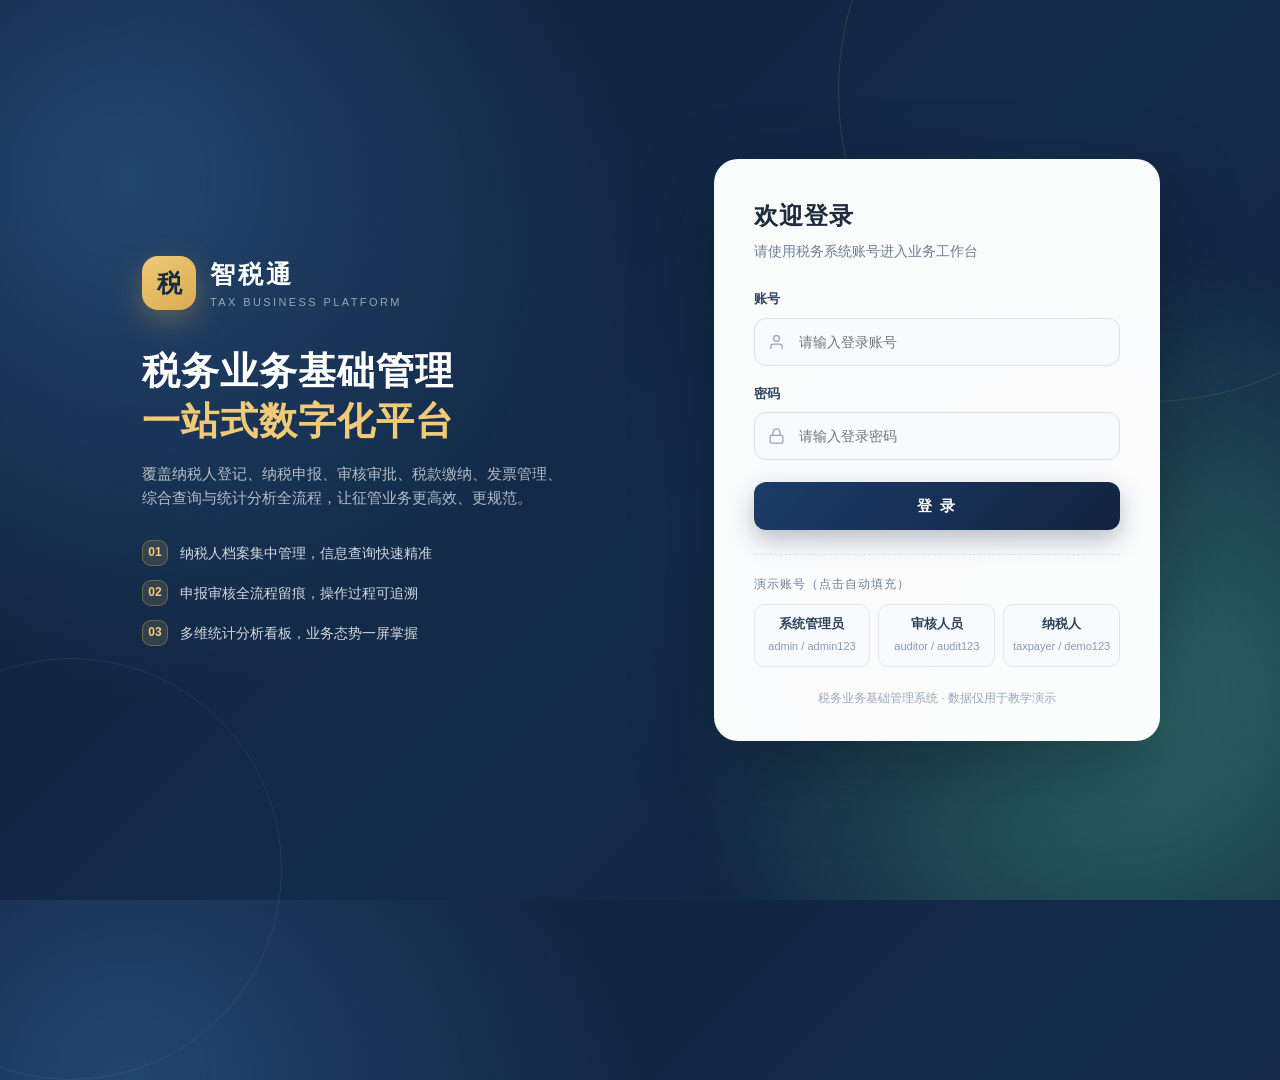
<file: src/main/webapp/index.html>
<!DOCTYPE html>
<html lang="zh-CN">
<head>
    <meta charset="UTF-8">
    <meta name="viewport" content="width=device-width, initial-scale=1.0">
    <title>智税通 · 税务业务基础管理系统</title>
    <link rel="stylesheet" href="assets/css/style.css">
</head>
<body>
<div id="app"></div>
<div id="modal-root"></div>
<div id="toast-root" class="toast-root"></div>
    <script src="assets/js/api.js"></script>
    <script src="assets/js/app-core.js"></script>
    <script src="assets/js/app-dashboard.js"></script>
    <script src="assets/js/page-taxpayers.js"></script>
    <script src="assets/js/page-declarations.js"></script>
    <script src="assets/js/page-payments.js"></script>
    <script src="assets/js/page-admin.js"></script>
</body>
</html>
</file>
<file: src/main/webapp/assets/css/style.css>
:root {
    --navy: #11233f;
    --navy-2: #1a3459;
    --navy-3: #24446f;
    --accent: #d8ab52;
    --accent-2: #f0ca76;
    --bg: #f1f4f9;
    --card: #ffffff;
    --text: #1d2b3d;
    --muted: #6e7f94;
    --line: #e4eaf2;
    --blue: #2f6fed;
    --blue-soft: #eaf1ff;
    --green: #169c67;
    --green-soft: #e7f7f0;
    --orange: #d98617;
    --orange-soft: #fff4e2;
    --red: #d84654;
    --red-soft: #fdecee;
    --purple: #7657d6;
    --purple-soft: #f0ecff;
    --radius: 16px;
    --shadow: 0 10px 30px rgba(19, 41, 75, 0.08);
    --shadow-sm: 0 4px 14px rgba(19, 41, 75, 0.06);
}

* {
    box-sizing: border-box;
}

html, body {
    margin: 0;
    padding: 0;
}

body {
    font-family: "Segoe UI", "PingFang SC", "Microsoft YaHei", "Hiragino Sans GB", sans-serif;
    background: var(--bg);
    color: var(--text);
    font-size: 14px;
    line-height: 1.6;
    -webkit-font-smoothing: antialiased;
}

a {
    color: inherit;
    text-decoration: none;
}

button, input, select, textarea {
    font-family: inherit;
    font-size: 14px;
}

.hidden {
    display: none !important;
}

.muted {
    color: var(--muted);
}

.mono {
    font-family: "Consolas", "SFMono-Regular", monospace;
    font-size: 12.5px;
    letter-spacing: 0.2px;
}

.money {
    font-family: "Consolas", "SFMono-Regular", monospace;
    font-weight: 600;
}

/* ---------- Login ---------- */
.login-page {
    min-height: 100vh;
    background: radial-gradient(circle at 10% 20%, #23466f 0, transparent 38%),
                radial-gradient(circle at 88% 78%, #2f6a68 0, transparent 34%),
                linear-gradient(135deg, #0d1c33 0%, #142c4c 55%, #0f2039 100%);
    display: flex;
    align-items: center;
    justify-content: center;
    padding: 32px;
    position: relative;
    overflow: hidden;
}

.login-page::before,
.login-page::after {
    content: "";
    position: absolute;
    border-radius: 50%;
    border: 1px solid rgba(216, 171, 82, 0.16);
}

.login-page::before {
    width: 620px;
    height: 620px;
    right: -180px;
    top: -220px;
}

.login-page::after {
    width: 420px;
    height: 420px;
    left: -140px;
    bottom: -180px;
    border-color: rgba(255, 255, 255, 0.07);
}

.login-shell {
    width: 100%;
    max-width: 1040px;
    display: grid;
    grid-template-columns: 1.1fr 0.9fr;
    gap: 48px;
    align-items: center;
    position: relative;
    z-index: 2;
}

.login-brand {
    color: #fff;
    padding: 18px 12px 18px 22px;
}

.brand-mark {
    display: inline-flex;
    align-items: center;
    gap: 14px;
    margin-bottom: 34px;
}

.brand-mark .mark {
    width: 54px;
    height: 54px;
    border-radius: 16px;
    background: linear-gradient(145deg, var(--accent-2), var(--accent));
    color: #172a45;
    font-size: 25px;
    font-weight: 800;
    display: flex;
    align-items: center;
    justify-content: center;
    box-shadow: 0 10px 30px rgba(216, 171, 82, 0.35);
}

.brand-mark .brand-name {
    font-size: 25px;
    font-weight: 700;
    letter-spacing: 3px;
}

.brand-mark .brand-sub {
    font-size: 11px;
    letter-spacing: 2.4px;
    color: rgba(255, 255, 255, 0.55);
    text-transform: uppercase;
}

.login-brand h1 {
    font-size: 38px;
    line-height: 1.32;
    margin: 0 0 16px;
    font-weight: 700;
    letter-spacing: 1px;
}

.login-brand h1 span {
    color: var(--accent-2);
}

.login-brand p.lead {
    color: rgba(255, 255, 255, 0.68);
    font-size: 15px;
    max-width: 430px;
    margin: 0 0 30px;
}

.login-features {
    display: grid;
    gap: 14px;
    max-width: 430px;
}

.login-feature {
    display: flex;
    align-items: center;
    gap: 12px;
    color: rgba(255, 255, 255, 0.82);
    font-size: 14px;
}

.login-feature .dot {
    width: 26px;
    height: 26px;
    border-radius: 9px;
    background: rgba(216, 171, 82, 0.16);
    border: 1px solid rgba(216, 171, 82, 0.36);
    color: var(--accent-2);
    display: flex;
    align-items: center;
    justify-content: center;
    font-size: 12px;
    font-weight: 700;
    flex: none;
}

.login-card {
    background: rgba(255, 255, 255, 0.98);
    border-radius: 24px;
    padding: 38px 40px 34px;
    box-shadow: 0 30px 80px rgba(4, 14, 28, 0.42);
}

.login-card h2 {
    margin: 0 0 6px;
    font-size: 24px;
    letter-spacing: 1px;
}

.login-card .sub {
    margin: 0 0 26px;
    color: var(--muted);
    font-size: 13.5px;
}

.login-field {
    margin-bottom: 18px;
}

.login-field label {
    display: block;
    font-size: 13px;
    font-weight: 600;
    margin-bottom: 8px;
    color: #33465f;
}

.login-field .input-wrap {
    position: relative;
}

.login-field .input-wrap svg {
    position: absolute;
    left: 14px;
    top: 50%;
    transform: translateY(-50%);
    color: #94a3b6;
}

.login-field input {
    width: 100%;
    height: 48px;
    border: 1px solid #dbe3ee;
    border-radius: 12px;
    padding: 0 14px 0 44px;
    background: #f8fafd;
    transition: border-color 0.2s, box-shadow 0.2s, background 0.2s;
}

.login-field input:focus {
    outline: none;
    border-color: #8fb0ea;
    background: #fff;
    box-shadow: 0 0 0 4px rgba(47, 111, 237, 0.12);
}

.login-submit {
    width: 100%;
    height: 48px;
    border: none;
    border-radius: 12px;
    background: linear-gradient(135deg, #1c3d69, #12233f);
    color: #fff;
    font-weight: 600;
    font-size: 15px;
    letter-spacing: 2px;
    cursor: pointer;
    margin-top: 4px;
    transition: transform 0.15s, box-shadow 0.2s;
    box-shadow: 0 10px 24px rgba(17, 35, 63, 0.28);
}

.login-submit:hover {
    transform: translateY(-1px);
    box-shadow: 0 14px 30px rgba(17, 35, 63, 0.34);
}

.login-submit:disabled {
    opacity: 0.7;
    cursor: wait;
    transform: none;
}

.login-error {
    display: none;
    background: var(--red-soft);
    color: var(--red);
    border-radius: 10px;
    padding: 9px 12px;
    font-size: 13px;
    margin-bottom: 16px;
}

.login-error.show {
    display: block;
}

.demo-box {
    margin-top: 24px;
    padding-top: 20px;
    border-top: 1px dashed #e2e8f1;
}

.demo-box .demo-title {
    font-size: 12px;
    color: var(--muted);
    margin-bottom: 10px;
    letter-spacing: 1px;
}

.demo-accounts {
    display: grid;
    grid-template-columns: repeat(3, 1fr);
    gap: 8px;
}

.demo-account {
    border: 1px solid #e3e9f2;
    background: #f8fafd;
    border-radius: 10px;
    padding: 9px 8px;
    cursor: pointer;
    text-align: center;
    transition: all 0.18s;
}

.demo-account:hover {
    border-color: #b9cdf0;
    background: #eef4ff;
    transform: translateY(-1px);
}

.demo-account strong {
    display: block;
    font-size: 12.5px;
    color: #2b405c;
}

.demo-account span {
    font-size: 11px;
    color: #8a9ab0;
}

.login-foot {
    margin-top: 22px;
    text-align: center;
    font-size: 11.5px;
    color: #9aa8ba;
}

/* ---------- App shell ---------- */
.sidebar {
    position: fixed;
    top: 0;
    left: 0;
    bottom: 0;
    width: 238px;
    background: linear-gradient(180deg, #12253f 0%, #0e1d34 100%);
    color: #fff;
    display: flex;
    flex-direction: column;
    z-index: 40;
}

.sidebar::after {
    content: "";
    position: absolute;
    top: 0;
    right: 0;
    bottom: 0;
    width: 1px;
    background: linear-gradient(180deg, rgba(216, 171, 82, 0.4), transparent 60%);
}

.sidebar-logo {
    display: flex;
    align-items: center;
    gap: 12px;
    padding: 24px 22px 20px;
}

.sidebar-logo .mark {
    width: 42px;
    height: 42px;
    border-radius: 12px;
    background: linear-gradient(145deg, var(--accent-2), var(--accent));
    color: #152942;
    font-weight: 800;
    font-size: 20px;
    display: flex;
    align-items: center;
    justify-content: center;
    box-shadow: 0 6px 18px rgba(216, 171, 82, 0.3);
    flex: none;
}

.sidebar-logo .logo-text {
    line-height: 1.2;
    overflow: hidden;
}

.sidebar-logo .logo-text strong {
    display: block;
    font-size: 18px;
    letter-spacing: 3px;
}

.sidebar-logo .logo-text span {
    font-size: 10px;
    color: rgba(255, 255, 255, 0.46);
    letter-spacing: 1.2px;
}

.sidebar-nav {
    flex: 1;
    overflow-y: auto;
    padding: 6px 14px 16px;
}

.sidebar-nav::-webkit-scrollbar {
    width: 4px;
}

.sidebar-nav::-webkit-scrollbar-thumb {
    background: rgba(255, 255, 255, 0.14);
    border-radius: 4px;
}

.nav-group-title {
    font-size: 10.5px;
    color: rgba(255, 255, 255, 0.36);
    letter-spacing: 2px;
    padding: 18px 12px 8px;
}

.nav-item {
    display: flex;
    align-items: center;
    gap: 12px;
    padding: 10px 12px;
    border-radius: 10px;
    color: rgba(255, 255, 255, 0.68);
    margin-bottom: 3px;
    position: relative;
    transition: background 0.18s, color 0.18s;
}

.nav-item svg {
    width: 18px;
    height: 18px;
    flex: none;
}

.nav-item:hover {
    background: rgba(255, 255, 255, 0.07);
    color: #fff;
}

.nav-item.active {
    background: linear-gradient(90deg, rgba(216, 171, 82, 0.2), rgba(216, 171, 82, 0.04));
    color: #fff;
}

.nav-item.active::before {
    content: "";
    position: absolute;
    left: 0;
    top: 9px;
    bottom: 9px;
    width: 3px;
    border-radius: 3px;
    background: var(--accent-2);
}

.sidebar-foot {
    padding: 16px 22px 20px;
    border-top: 1px solid rgba(255, 255, 255, 0.07);
    color: rgba(255, 255, 255, 0.35);
    font-size: 11px;
    letter-spacing: 0.5px;
}

.shell-main {
    margin-left: 238px;
    min-height: 100vh;
    display: flex;
    flex-direction: column;
}

.topbar {
    height: 72px;
    background: rgba(255, 255, 255, 0.85);
    backdrop-filter: blur(10px);
    border-bottom: 1px solid var(--line);
    display: flex;
    align-items: center;
    justify-content: space-between;
    padding: 0 30px;
    position: sticky;
    top: 0;
    z-index: 30;
}

.topbar-left {
    display: flex;
    flex-direction: column;
    gap: 1px;
}

.topbar-left .crumb {
    font-size: 11px;
    color: var(--muted);
    letter-spacing: 1.5px;
}

.topbar-left h2 {
    font-size: 19px;
    margin: 0;
    font-weight: 650;
    letter-spacing: 0.5px;
}

.topbar-right {
    display: flex;
    align-items: center;
    gap: 18px;
}

.topbar-date {
    color: var(--muted);
    font-size: 12.5px;
    padding-right: 18px;
    border-right: 1px solid var(--line);
}

.user-chip {
    display: flex;
    align-items: center;
    gap: 10px;
    padding: 5px 8px 5px 5px;
    border-radius: 12px;
    cursor: pointer;
    border: 1px solid transparent;
    transition: background 0.18s, border-color 0.18s;
    background: none;
    color: inherit;
}

.user-chip:hover {
    background: #f4f7fb;
    border-color: var(--line);
}

.avatar {
    width: 38px;
    height: 38px;
    border-radius: 11px;
    background: linear-gradient(145deg, #22456f, #142a49);
    color: #fff;
    display: flex;
    align-items: center;
    justify-content: center;
    font-weight: 700;
    font-size: 15px;
    flex: none;
}

.user-chip .u-name {
    display: block;
    font-size: 13.5px;
    font-weight: 600;
    line-height: 1.2;
}

.user-chip .u-role {
    display: block;
    font-size: 11px;
    color: var(--muted);
    line-height: 1.3;
}

.user-menu-wrap {
    position: relative;
}

.user-menu {
    position: absolute;
    right: 0;
    top: 52px;
    width: 190px;
    background: #fff;
    border: 1px solid var(--line);
    border-radius: 12px;
    box-shadow: var(--shadow);
    padding: 6px;
    z-index: 60;
}

.user-menu button {
    display: flex;
    align-items: center;
    gap: 9px;
    width: 100%;
    border: none;
    background: none;
    padding: 9px 11px;
    border-radius: 8px;
    color: #33465f;
    cursor: pointer;
    text-align: left;
}

.user-menu button:hover {
    background: #f3f6fb;
}

.user-menu button.danger {
    color: var(--red);
}

.view {
    padding: 24px 30px 42px;
    flex: 1;
}

/* ---------- Page structure ---------- */
.page-head {
    display: flex;
    align-items: flex-end;
    justify-content: space-between;
    gap: 16px;
    margin-bottom: 18px;
    flex-wrap: wrap;
}

.page-head h3 {
    margin: 0 0 4px;
    font-size: 21px;
    font-weight: 650;
}

.page-head p {
    margin: 0;
    color: var(--muted);
    font-size: 13px;
}

.page-actions {
    display: flex;
    gap: 10px;
    flex-wrap: wrap;
}

.btn {
    height: 38px;
    border-radius: 10px;
    border: 1px solid transparent;
    padding: 0 16px;
    display: inline-flex;
    align-items: center;
    justify-content: center;
    gap: 7px;
    cursor: pointer;
    font-weight: 600;
    font-size: 13px;
    transition: all 0.16s;
    white-space: nowrap;
}

.btn svg {
    width: 15px;
    height: 15px;
}

.btn.primary {
    background: linear-gradient(135deg, #21466f, #142a49);
    color: #fff;
    box-shadow: 0 6px 16px rgba(21, 42, 73, 0.22);
}

.btn.primary:hover {
    transform: translateY(-1px);
    box-shadow: 0 9px 20px rgba(21, 42, 73, 0.28);
}

.btn.accent {
    background: linear-gradient(135deg, var(--accent-2), var(--accent));
    color: #2a2f18;
}

.btn.ghost {
    background: #fff;
    border-color: #dce4ef;
    color: #40536c;
}

.btn.ghost:hover {
    background: #f5f8fc;
    border-color: #c4d2e4;
}

.btn.danger {
    background: var(--red);
    color: #fff;
}

.btn.danger:hover {
    background: #c33745;
}

.btn.success {
    background: var(--green);
    color: #fff;
}

.btn.success:hover {
    background: #128458;
}

.btn.warn {
    background: var(--orange);
    color: #fff;
}

.btn.sm {
    height: 30px;
    padding: 0 11px;
    font-size: 12px;
    border-radius: 8px;
}

.btn.link {
    background: none;
    border: none;
    color: var(--blue);
    padding: 0 4px;
    height: auto;
    font-weight: 600;
}

.btn.link:hover {
    text-decoration: underline;
}

.btn.link.danger {
    color: var(--red);
    background: none;
}

.btn:disabled {
    opacity: 0.55;
    cursor: not-allowed;
    transform: none !important;
}

.card {
    background: var(--card);
    border-radius: var(--radius);
    box-shadow: var(--shadow-sm);
    border: 1px solid rgba(228, 234, 242, 0.8);
}

.card-pad {
    padding: 20px 22px;
}

.card-head {
    display: flex;
    align-items: center;
    justify-content: space-between;
    gap: 12px;
    padding: 18px 22px 0;
    margin-bottom: 14px;
}

.card-head h4 {
    margin: 0;
    font-size: 15.5px;
    font-weight: 650;
}

.card-head .card-sub {
    font-size: 12px;
    color: var(--muted);
}

/* ---------- Stats ---------- */
.stat-grid {
    display: grid;
    grid-template-columns: repeat(6, 1fr);
    gap: 14px;
    margin-bottom: 18px;
}

.stat-grid.four {
    grid-template-columns: repeat(4, 1fr);
}

.stat-card {
    background: #fff;
    border-radius: 15px;
    padding: 17px 18px;
    border: 1px solid rgba(228, 234, 242, 0.9);
    box-shadow: var(--shadow-sm);
    display: flex;
    align-items: flex-start;
    gap: 13px;
    min-width: 0;
}

.stat-icon {
    width: 40px;
    height: 40px;
    border-radius: 12px;
    display: flex;
    align-items: center;
    justify-content: center;
    flex: none;
}

.stat-icon svg {
    width: 19px;
    height: 19px;
}

.stat-icon.blue { background: var(--blue-soft); color: var(--blue); }
.stat-icon.green { background: var(--green-soft); color: var(--green); }
.stat-icon.orange { background: var(--orange-soft); color: var(--orange); }
.stat-icon.red { background: var(--red-soft); color: var(--red); }
.stat-icon.purple { background: var(--purple-soft); color: var(--purple); }
.stat-icon.navy { background: #eaf0f7; color: #23466f; }

.stat-body {
    min-width: 0;
}

.stat-body .label {
    font-size: 12px;
    color: var(--muted);
    margin-bottom: 2px;
    white-space: nowrap;
}

.stat-body .value {
    font-size: 23px;
    font-weight: 700;
    letter-spacing: -0.5px;
    line-height: 1.25;
    white-space: nowrap;
    overflow: hidden;
    text-overflow: ellipsis;
}

.stat-body .value small {
    font-size: 12px;
    color: var(--muted);
    font-weight: 500;
    margin-left: 2px;
}

.stat-body .hint {
    font-size: 11px;
    color: #93a2b6;
    margin-top: 2px;
    white-space: nowrap;
}

/* ---------- Dashboard grids ---------- */
.dash-grid {
    display: grid;
    grid-template-columns: 1.55fr 1fr;
    gap: 18px;
    margin-bottom: 18px;
}

.dash-grid.equal {
    grid-template-columns: 1fr 1fr;
}

.chart-box {
    height: 250px;
    padding: 6px 8px 0;
    position: relative;
}

.chart-grid {
    position: absolute;
    inset: 10px 8px 36px;
    background: repeating-linear-gradient(to top, transparent 0, transparent 47px, #eef2f8 47px, #eef2f8 48px);
    pointer-events: none;
}

.bars {
    position: relative;
    height: 100%;
    display: flex;
    align-items: flex-end;
    justify-content: space-around;
    gap: 10px;
    padding: 0 8px 32px;
    z-index: 2;
}

.bar-col {
    flex: 1;
    display: flex;
    flex-direction: column;
    align-items: center;
    justify-content: flex-end;
    height: 100%;
    gap: 7px;
    max-width: 74px;
}

.bar-amount {
    font-size: 10.5px;
    color: #6d7e93;
    font-family: "Consolas", monospace;
    white-space: nowrap;
}

.bar-fill {
    width: 62%;
    max-width: 38px;
    border-radius: 8px 8px 3px 3px;
    background: linear-gradient(180deg, #4d7fc0, #1d3f6d);
    box-shadow: 0 5px 12px rgba(29, 63, 109, 0.2);
    min-height: 4px;
    transition: height 0.5s ease;
    position: relative;
}

.bar-fill.current {
    background: linear-gradient(180deg, var(--accent-2), var(--accent));
    box-shadow: 0 5px 12px rgba(216, 171, 82, 0.28);
}

.bar-month {
    position: absolute;
    bottom: 12px;
    font-size: 11px;
    color: var(--muted);
    white-space: nowrap;
}

.bar-col .bar-month {
    position: static;
}

.dist-list {
    display: flex;
    flex-direction: column;
    gap: 15px;
    padding: 2px 4px 6px;
}

.dist-item .dist-top {
    display: flex;
    justify-content: space-between;
    font-size: 12.5px;
    margin-bottom: 6px;
    gap: 10px;
}

.dist-item .dist-top span:first-child {
    color: #40536c;
    font-weight: 600;
}

.dist-item .dist-top span:last-child {
    color: var(--muted);
    font-family: "Consolas", monospace;
    font-size: 11.5px;
}

.dist-track {
    height: 7px;
    background: #eef2f8;
    border-radius: 6px;
    overflow: hidden;
}

.dist-fill {
    height: 100%;
    border-radius: 6px;
    background: linear-gradient(90deg, #2d5687, #6b93c6);
}

.dist-item:nth-child(2) .dist-fill { background: linear-gradient(90deg, #2a8f79, #6cc0ad); }
.dist-item:nth-child(3) .dist-fill { background: linear-gradient(90deg, #b8802b, #e0b064); }
.dist-item:nth-child(4) .dist-fill { background: linear-gradient(90deg, #7358c9, #a693e6); }
.dist-item:nth-child(5) .dist-fill { background: linear-gradient(90deg, #c14f5c, #e08a94); }

.rank-list {
    display: flex;
    flex-direction: column;
    gap: 4px;
}

.rank-item {
    display: flex;
    align-items: center;
    gap: 12px;
    padding: 10px 5px;
    border-bottom: 1px dashed #eef2f7;
}

.rank-item:last-child {
    border-bottom: none;
}

.rank-no {
    width: 24px;
    height: 24px;
    border-radius: 8px;
    background: #f1f5fa;
    color: #728399;
    display: flex;
    align-items: center;
    justify-content: center;
    font-size: 11px;
    font-weight: 700;
    flex: none;
}

.rank-item:nth-child(1) .rank-no { background: #fbf1da; color: #b07c15; }
.rank-item:nth-child(2) .rank-no { background: #eef2f7; color: #66788f; }
.rank-item:nth-child(3) .rank-no { background: #f8ece4; color: #b4744c; }

.rank-name {
    flex: 1;
    font-size: 13px;
    overflow: hidden;
    text-overflow: ellipsis;
    white-space: nowrap;
}

.rank-amount {
    font-family: "Consolas", monospace;
    font-size: 12.5px;
    color: #31465f;
    font-weight: 600;
}

.greeting {
    background: linear-gradient(120deg, #16335a 0%, #1f4b7a 58%, #27676e 100%);
    border-radius: 18px;
    padding: 26px 28px;
    color: #fff;
    margin-bottom: 18px;
    position: relative;
    overflow: hidden;
    box-shadow: 0 12px 32px rgba(20, 47, 82, 0.24);
}

.greeting::after {
    content: "";
    position: absolute;
    width: 280px;
    height: 280px;
    border-radius: 50%;
    border: 42px solid rgba(255, 255, 255, 0.04);
    right: -70px;
    top: -130px;
}

.greeting::before {
    content: "";
    position: absolute;
    width: 170px;
    height: 170px;
    border-radius: 50%;
    background: radial-gradient(circle, rgba(216, 171, 82, 0.22), transparent 68%);
    right: 100px;
    bottom: -80px;
}

.greeting h3 {
    margin: 0 0 6px;
    font-size: 23px;
    font-weight: 650;
    letter-spacing: 0.5px;
    position: relative;
    z-index: 2;
}

.greeting p {
    margin: 0;
    color: rgba(255, 255, 255, 0.7);
    font-size: 13px;
    position: relative;
    z-index: 2;
}

.greeting .greeting-tags {
    display: flex;
    gap: 8px;
    margin-top: 14px;
    flex-wrap: wrap;
    position: relative;
    z-index: 2;
}

.greeting .g-tag {
    font-size: 11.5px;
    padding: 4px 10px;
    border-radius: 30px;
    background: rgba(255, 255, 255, 0.1);
    border: 1px solid rgba(255, 255, 255, 0.13);
    color: rgba(255, 255, 255, 0.82);
}

/* ---------- Filters ---------- */
.filter-bar {
    display: flex;
    align-items: flex-end;
    gap: 12px;
    flex-wrap: wrap;
    padding: 16px 20px;
    margin-bottom: 16px;
}

.field {
    display: flex;
    flex-direction: column;
    gap: 6px;
    min-width: 150px;
}

.field.grow {
    flex: 1;
    min-width: 200px;
}

.field label {
    font-size: 11.5px;
    color: #73849a;
    font-weight: 600;
    letter-spacing: 0.3px;
}

.input, .select, .textarea {
    height: 38px;
    border: 1px solid #dbe3ee;
    background: #fff;
    border-radius: 9px;
    padding: 0 11px;
    color: var(--text);
    transition: border-color 0.18s, box-shadow 0.18s;
    width: 100%;
    min-width: 0;
}

.select {
    appearance: none;
    background-image: url("data:image/svg+xml,%3Csvg xmlns='http://www.w3.org/2000/svg' width='12' height='12' viewBox='0 0 24 24' fill='none' stroke='%2378899f' stroke-width='2'%3E%3Cpolyline points='6 9 12 15 18 9'/%3E%3C/svg%3E");
    background-repeat: no-repeat;
    background-position: right 10px center;
    padding-right: 30px;
}

.textarea {
    height: auto;
    min-height: 90px;
    padding: 10px 11px;
    resize: vertical;
    line-height: 1.6;
}

.input:focus, .select:focus, .textarea:focus {
    outline: none;
    border-color: #8fb0ea;
    box-shadow: 0 0 0 3px rgba(47, 111, 237, 0.1);
}

.input:disabled, .select:disabled {
    background: #f5f7fa;
    color: #8b99ab;
    cursor: not-allowed;
}

.filter-actions {
    display: flex;
    gap: 8px;
    margin-left: auto;
}

/* ---------- Tables ---------- */
.table-wrap {
    overflow-x: auto;
    border-radius: 0 0 var(--radius) var(--radius);
}

table.data {
    width: 100%;
    border-collapse: collapse;
    min-width: 760px;
}

table.data thead th {
    background: #f7f9fc;
    color: #718196;
    font-size: 11.5px;
    font-weight: 650;
    letter-spacing: 0.7px;
    text-align: left;
    padding: 11px 14px;
    white-space: nowrap;
    border-bottom: 1px solid var(--line);
}

table.data tbody td {
    padding: 13px 14px;
    border-bottom: 1px solid #eff3f8;
    vertical-align: middle;
    font-size: 13px;
}

table.data tbody tr:last-child td {
    border-bottom: none;
}

table.data tbody tr:hover {
    background: #fafcff;
}

table.data td.actions {
    white-space: nowrap;
}

table.data td.actions .btn + .btn {
    margin-left: 2px;
}

.cell-main {
    font-weight: 600;
    color: #2b405c;
}

.cell-sub {
    font-size: 11px;
    color: #91a0b3;
    margin-top: 1px;
}

.cell-money {
    font-family: "Consolas", monospace;
    font-weight: 600;
    color: #2c425d;
    white-space: nowrap;
}

.cell-date {
    color: #687a8f;
    font-size: 12px;
    white-space: nowrap;
}

/* ---------- Badges ---------- */
.badge {
    display: inline-flex;
    align-items: center;
    gap: 5px;
    padding: 3px 9px;
    border-radius: 30px;
    font-size: 11.5px;
    font-weight: 600;
    white-space: nowrap;
}

.badge::before {
    content: "";
    width: 5px;
    height: 5px;
    border-radius: 50%;
    background: currentColor;
    opacity: 0.75;
}

.badge.gray { background: #eef2f7; color: #6c7d92; }
.badge.blue { background: var(--blue-soft); color: var(--blue); }
.badge.green { background: var(--green-soft); color: var(--green); }
.badge.orange { background: var(--orange-soft); color: var(--orange); }
.badge.red { background: var(--red-soft); color: var(--red); }
.badge.purple { background: var(--purple-soft); color: var(--purple); }

.badge.plain::before {
    display: none;
}

/* ---------- Pagination ---------- */
.pager {
    display: flex;
    align-items: center;
    justify-content: flex-end;
    gap: 10px;
    padding: 14px 18px;
    border-top: 1px solid #eff3f8;
    font-size: 12px;
    color: var(--muted);
    flex-wrap: wrap;
}

.pager button {
    height: 30px;
    min-width: 30px;
    border-radius: 8px;
    border: 1px solid #dce4ef;
    background: #fff;
    color: #4e6179;
    cursor: pointer;
    padding: 0 9px;
    font-size: 12px;
}

.pager button:hover:not(:disabled) {
    border-color: #b9cbe2;
    background: #f6f9fd;
}

.pager button:disabled {
    opacity: 0.4;
    cursor: not-allowed;
}

.pager .page-info {
    color: #60738a;
    font-weight: 600;
}

/* ---------- Tabs ---------- */
.tabs {
    display: flex;
    gap: 4px;
    border-bottom: 1px solid var(--line);
    padding: 0 20px;
}

.tab {
    border: none;
    background: none;
    padding: 13px 15px;
    color: var(--muted);
    cursor: pointer;
    font-weight: 600;
    font-size: 13.5px;
    position: relative;
}

.tab:hover {
    color: #3b506b;
}

.tab.active {
    color: #1d3a5f;
}

.tab.active::after {
    content: "";
    position: absolute;
    left: 14px;
    right: 14px;
    bottom: -1px;
    height: 2px;
    border-radius: 2px;
    background: linear-gradient(90deg, var(--accent), var(--accent-2));
}

.tab .count-dot {
    display: inline-flex;
    min-width: 18px;
    height: 18px;
    border-radius: 20px;
    background: var(--red-soft);
    color: var(--red);
    align-items: center;
    justify-content: center;
    font-size: 10px;
    margin-left: 5px;
    padding: 0 5px;
}

/* ---------- Empty / loading ---------- */
.loading, .empty, .error-box {
    display: flex;
    flex-direction: column;
    align-items: center;
    justify-content: center;
    padding: 70px 20px;
    color: var(--muted);
    gap: 12px;
    text-align: center;
}

.spinner {
    width: 30px;
    height: 30px;
    border-radius: 50%;
    border: 3px solid #e2e9f3;
    border-top-color: #2c5687;
    animation: spin 0.8s linear infinite;
}

@keyframes spin {
    to { transform: rotate(360deg); }
}

.empty-icon {
    width: 58px;
    height: 58px;
    border-radius: 18px;
    background: #f2f6fb;
    color: #9db0c6;
    display: flex;
    align-items: center;
    justify-content: center;
}

.empty-icon svg {
    width: 26px;
    height: 26px;
}

.empty strong {
    color: #52677f;
    font-size: 14px;
    font-weight: 600;
}

.empty p {
    margin: 0;
    font-size: 12.5px;
}

/* ---------- Modal ---------- */
body.modal-open {
    overflow: hidden;
}

.modal-backdrop {
    position: fixed;
    inset: 0;
    background: rgba(12, 24, 41, 0.48);
    backdrop-filter: blur(3px);
    z-index: 100;
    display: flex;
    align-items: flex-start;
    justify-content: center;
    padding: 6vh 20px 30px;
    overflow-y: auto;
    animation: fadeIn 0.18s ease;
}

.modal {
    background: #fff;
    border-radius: 18px;
    width: 100%;
    max-width: 580px;
    box-shadow: 0 30px 80px rgba(4, 14, 28, 0.35);
    animation: modalIn 0.22s ease;
    overflow: hidden;
}

.modal.wide {
    max-width: 860px;
}

.modal-head {
    display: flex;
    align-items: center;
    justify-content: space-between;
    gap: 12px;
    padding: 19px 24px;
    border-bottom: 1px solid var(--line);
}

.modal-head h3 {
    margin: 0;
    font-size: 16.5px;
    font-weight: 650;
}

.modal-close {
    width: 32px;
    height: 32px;
    border-radius: 9px;
    border: none;
    background: #f3f6fa;
    color: #66788f;
    cursor: pointer;
    display: flex;
    align-items: center;
    justify-content: center;
    font-size: 20px;
    line-height: 1;
}

.modal-close:hover {
    background: #e9eef6;
    color: #344a64;
}

.modal-body {
    padding: 22px 24px;
    max-height: 66vh;
    overflow-y: auto;
}

.modal-foot {
    display: flex;
    align-items: center;
    justify-content: flex-end;
    gap: 10px;
    padding: 16px 24px;
    border-top: 1px solid var(--line);
    background: #fbfcfe;
}

.form-grid {
    display: grid;
    grid-template-columns: 1fr 1fr;
    gap: 16px;
}

.form-grid .full {
    grid-column: 1 / -1;
}

.form-grid .field {
    min-width: 0;
}

.form-hint {
    font-size: 11.5px;
    color: #8b9aad;
    margin-top: 4px;
}

.form-tip {
    background: #f4f8ff;
    border: 1px solid #dce8fa;
    color: #4a6585;
    border-radius: 10px;
    padding: 10px 13px;
    font-size: 12px;
    line-height: 1.6;
}

.form-tip strong {
    color: #26476e;
}

.calc-box {
    background: linear-gradient(135deg, #f5f8fd, #eef4fb);
    border: 1px solid #e1eaf5;
    border-radius: 11px;
    padding: 11px 14px;
    display: flex;
    justify-content: space-between;
    align-items: center;
    gap: 12px;
}

.calc-box span {
    font-size: 12px;
    color: #75879c;
}

.calc-box strong {
    font-size: 18px;
    color: #1d3a5f;
    font-family: "Consolas", monospace;
}

@keyframes fadeIn {
    from { opacity: 0; }
    to { opacity: 1; }
}

@keyframes modalIn {
    from { opacity: 0; transform: translateY(14px) scale(0.985); }
    to { opacity: 1; transform: translateY(0) scale(1); }
}

/* ---------- Detail ---------- */
.detail-grid {
    display: grid;
    grid-template-columns: 1fr 1fr;
    gap: 0 24px;
    border-top: 1px solid #eef2f8;
}

.detail-item {
    padding: 12px 0;
    border-bottom: 1px solid #eef2f8;
    display: flex;
    flex-direction: column;
    gap: 3px;
    min-width: 0;
}

.detail-item.full {
    grid-column: 1 / -1;
}

.detail-item label {
    font-size: 11px;
    color: #8a9aae;
    letter-spacing: 0.4px;
}

.detail-item span {
    font-size: 13.5px;
    color: #2c405a;
    word-break: break-all;
}

.detail-section-title {
    font-size: 12px;
    color: #75879c;
    letter-spacing: 1.5px;
    font-weight: 650;
    margin: 20px 0 6px;
}

.detail-section-title:first-child {
    margin-top: 0;
}

.amount-strip {
    display: grid;
    grid-template-columns: repeat(3, 1fr);
    gap: 10px;
    margin: 4px 0 18px;
}

.amount-cell {
    background: #f6f9fd;
    border: 1px solid #e8eef6;
    border-radius: 11px;
    padding: 12px 14px;
}

.amount-cell label {
    display: block;
    font-size: 11px;
    color: #8a9aae;
    margin-bottom: 3px;
}

.amount-cell strong {
    font-size: 17px;
    font-family: "Consolas", monospace;
    color: #1e3a5d;
}

.amount-cell.highlight {
    background: linear-gradient(135deg, #16335a, #1f4b7a);
    border-color: transparent;
}

.amount-cell.highlight label { color: rgba(255, 255, 255, 0.6); }
.amount-cell.highlight strong { color: #fff; }

.timeline {
    margin-top: 4px;
    padding-left: 4px;
}

.timeline-item {
    display: flex;
    gap: 12px;
    padding-bottom: 18px;
    position: relative;
}

.timeline-item::before {
    content: "";
    position: absolute;
    left: 5px;
    top: 15px;
    bottom: 0;
    width: 1px;
    background: #e8edf5;
}

.timeline-item:last-child::before {
    display: none;
}

.timeline-dot {
    width: 11px;
    height: 11px;
    border-radius: 50%;
    background: #c7d4e5;
    margin-top: 5px;
    flex: none;
    position: relative;
    z-index: 2;
    box-shadow: 0 0 0 3px #fff;
}

.timeline-dot.green { background: var(--green); }
.timeline-dot.red { background: var(--red); }
.timeline-dot.orange { background: var(--orange); }
.timeline-dot.blue { background: var(--blue); }

.timeline-body {
    flex: 1;
    min-width: 0;
}

.timeline-top {
    display: flex;
    justify-content: space-between;
    gap: 12px;
    align-items: baseline;
}

.timeline-top strong {
    font-size: 13px;
    color: #2d425c;
}

.timeline-top span {
    font-size: 11px;
    color: #93a2b5;
    font-family: "Consolas", monospace;
    white-space: nowrap;
}

.timeline-body p {
    margin: 3px 0 1px;
    font-size: 12.5px;
    color: #62758c;
}

.timeline-body small {
    font-size: 11px;
    color: #98a7ba;
}

.confirm-text {
    margin: 4px 0;
    color: #4a5f78;
    font-size: 14px;
    line-height: 1.7;
}

/* ---------- Toast ---------- */
.toast-root {
    position: fixed;
    top: 20px;
    right: 22px;
    z-index: 200;
    display: flex;
    flex-direction: column;
    gap: 10px;
    pointer-events: none;
}

.toast {
    min-width: 240px;
    max-width: 360px;
    background: #fff;
    border-radius: 12px;
    box-shadow: 0 14px 36px rgba(12, 25, 44, 0.18);
    border: 1px solid var(--line);
    padding: 12px 15px;
    display: flex;
    align-items: flex-start;
    gap: 10px;
    font-size: 13px;
    animation: toastIn 0.22s ease;
    pointer-events: auto;
}

.toast .t-icon {
    width: 20px;
    height: 20px;
    border-radius: 50%;
    display: flex;
    align-items: center;
    justify-content: center;
    flex: none;
    color: #fff;
    font-size: 12px;
    font-weight: 700;
    margin-top: 1px;
}

.toast.success .t-icon { background: var(--green); }
.toast.error .t-icon { background: var(--red); }
.toast.info .t-icon { background: var(--blue); }

.toast .t-body {
    flex: 1;
    color: #3d526b;
    line-height: 1.55;
}

@keyframes toastIn {
    from { opacity: 0; transform: translateX(18px); }
    to { opacity: 1; transform: translateX(0); }
}

/* ---------- Misc ---------- */
.info-banner {
    display: flex;
    gap: 10px;
    align-items: flex-start;
    background: #f4f8ff;
    border: 1px solid #dbe7f8;
    border-radius: 12px;
    padding: 12px 15px;
    color: #4c6687;
    font-size: 12.5px;
    line-height: 1.65;
    margin-bottom: 16px;
}

.info-banner svg {
    width: 17px;
    height: 17px;
    flex: none;
    margin-top: 1px;
    color: #4d7cc0;
}

.split {
    display: flex;
    gap: 16px;
    align-items: center;
    flex-wrap: wrap;
}

.pill {
    display: inline-flex;
    align-items: center;
    gap: 6px;
    background: #f3f6fb;
    color: #61748b;
    border-radius: 30px;
    padding: 4px 11px;
    font-size: 11.5px;
}

.pill strong {
    color: #2e4a6b;
}

.status-chips {
    display: flex;
    gap: 8px;
    flex-wrap: wrap;
    margin-bottom: 16px;
}

.status-chip {
    background: #fff;
    border: 1px solid var(--line);
    border-radius: 10px;
    padding: 8px 13px;
    font-size: 12px;
    color: #60748b;
    display: flex;
    gap: 7px;
    align-items: center;
}

.status-chip strong {
    color: #243f60;
    font-family: "Consolas", monospace;
    font-size: 13px;
}

.legend {
    display: flex;
    gap: 14px;
    flex-wrap: wrap;
    font-size: 11.5px;
    color: #8292a6;
    padding: 0 20px 16px;
}

.legend span {
    display: inline-flex;
    align-items: center;
    gap: 6px;
}

.legend i {
    width: 8px;
    height: 8px;
    border-radius: 2px;
    display: inline-block;
}

.section-divider {
    height: 1px;
    background: var(--line);
    margin: 18px 0;
}

/* ---------- Responsive ---------- */
@media (max-width: 1320px) {
    .stat-grid { grid-template-columns: repeat(3, 1fr); }
    .stat-grid.four { grid-template-columns: repeat(2, 1fr); }
}

@media (max-width: 1100px) {
    .dash-grid, .dash-grid.equal { grid-template-columns: 1fr; }
    .login-shell { grid-template-columns: 1fr; max-width: 520px; }
    .login-brand { display: none; }
}

@media (max-width: 900px) {
    .sidebar { width: 72px; }
    .sidebar-logo { padding: 20px 15px; justify-content: center; }
    .sidebar-logo .logo-text, .nav-group-title, .sidebar-foot { display: none; }
    .sidebar-nav { padding: 6px 10px; }
    .nav-item { justify-content: center; padding: 12px 8px; }
    .nav-item span { display: none; }
    .nav-item.active::before { top: 7px; bottom: 7px; }
    .shell-main { margin-left: 72px; }
    .topbar { padding: 0 18px; }
    .topbar-date { display: none; }
    .view { padding: 18px; }
    .stat-grid { grid-template-columns: repeat(2, 1fr); }
}

@media (max-width: 620px) {
    .stat-grid, .stat-grid.four { grid-template-columns: 1fr; }
    .form-grid { grid-template-columns: 1fr; }
    .detail-grid { grid-template-columns: 1fr; }
    .amount-strip { grid-template-columns: 1fr; }
    .user-chip .u-name, .user-chip .u-role { display: none; }
    .topbar-left h2 { font-size: 16px; }
    .page-head h3 { font-size: 18px; }
    .filter-actions { margin-left: 0; width: 100%; }
    .modal-backdrop { padding: 3vh 12px 20px; }
    .modal-body { padding: 18px; }
    .modal-head { padding: 16px 18px; }
    .modal-foot { padding: 14px 18px; }
    .demo-accounts { grid-template-columns: 1fr; }
    .login-card { padding: 30px 24px; }
}
</file>
